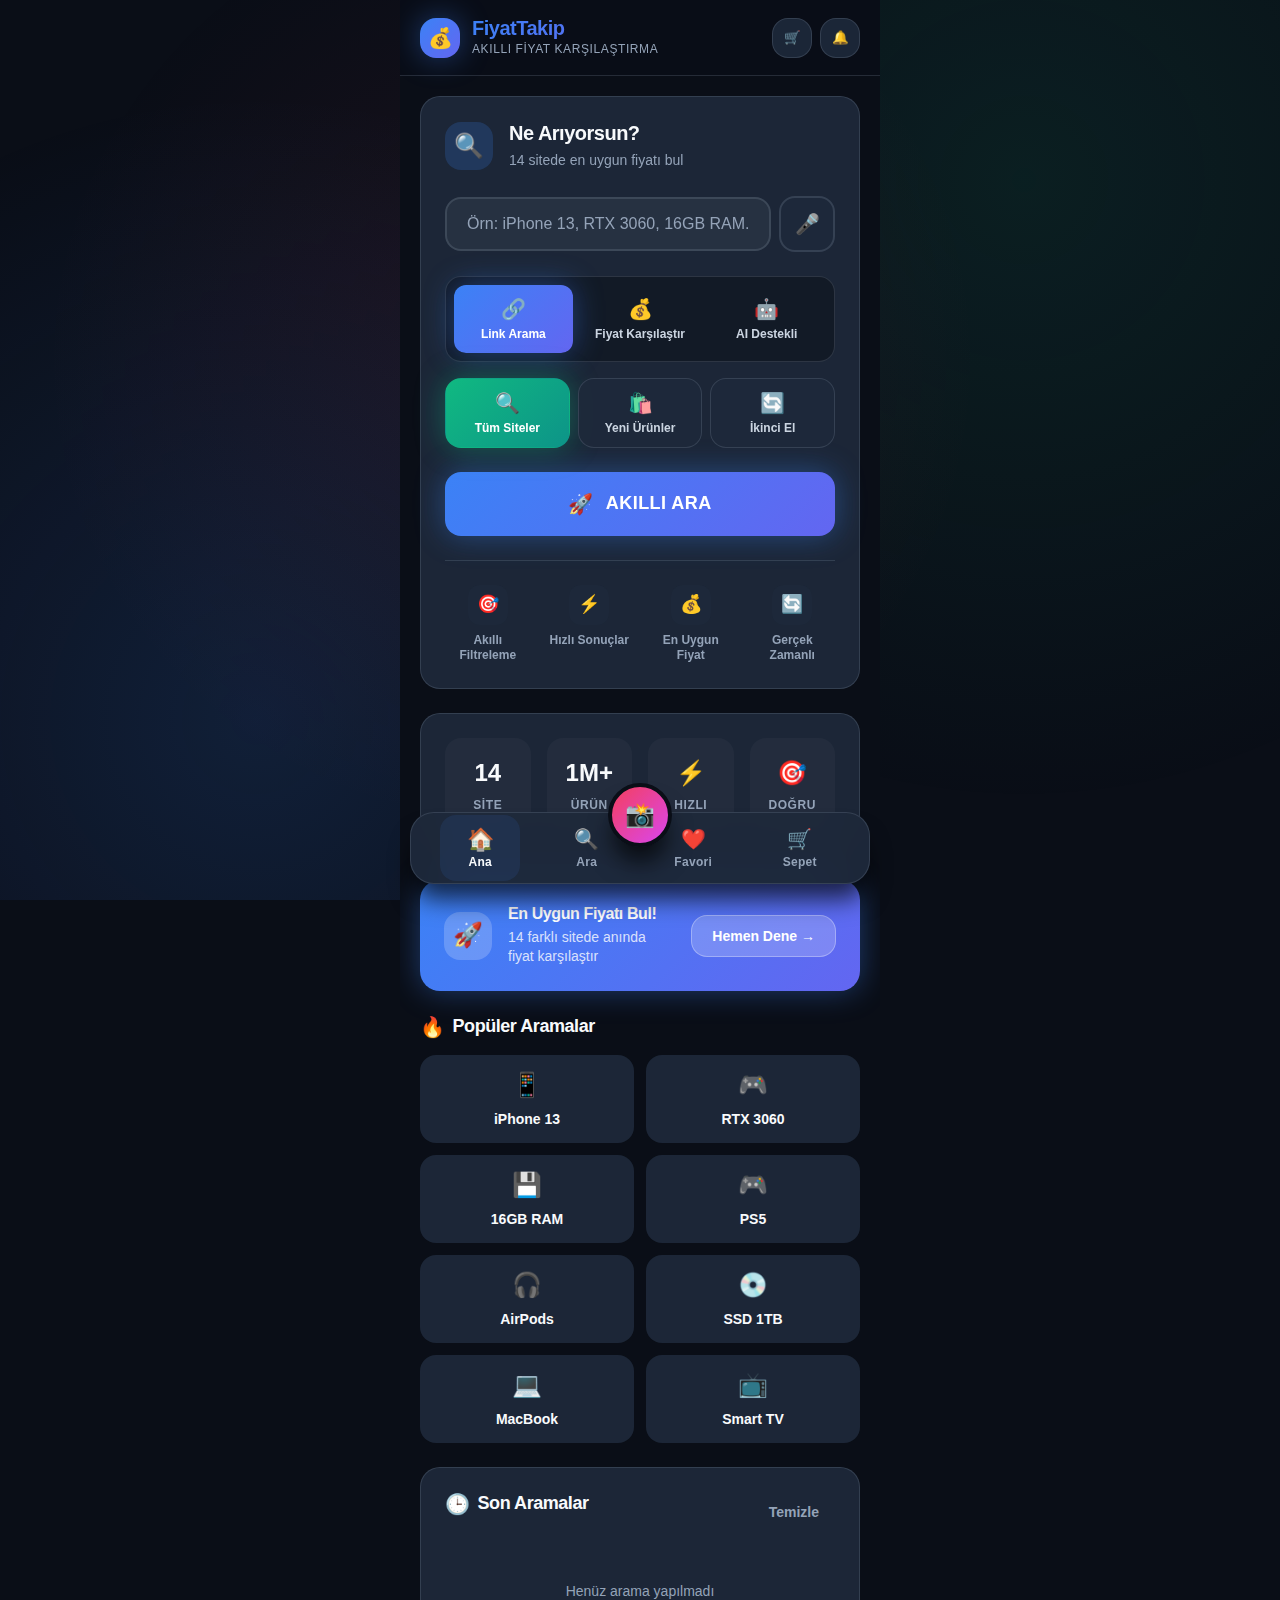
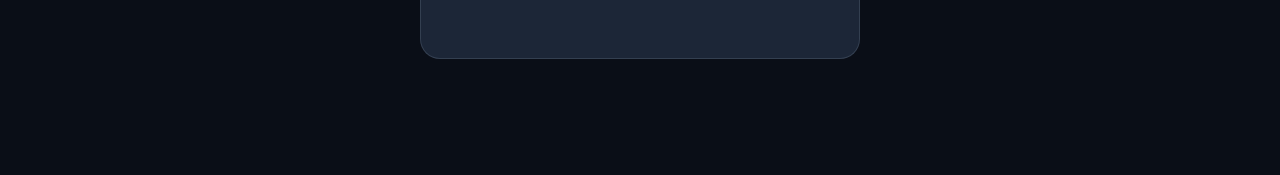
<file: index.html>
<!DOCTYPE html>
<html lang="tr">
<head>
    <meta charset="UTF-8">
    <meta name="viewport" content="width=device-width, initial-scale=1.0">
    <title>FiyatTakip - Akıllı Fiyat Karşılaştırma</title>
    <link rel="stylesheet" href="styles.css">
    <link rel="manifest" href="manifest.json">
    <meta name="theme-color" content="#0f172a">
    <link rel="icon" href="data:image/svg+xml,<svg xmlns=%22http://www.w3.org/2000/svg%22 viewBox=%220 0 100 100%22><text y=%22.9em%22 font-size=%2290%22>💰</text></svg>">
</head>
<body>
    <!-- Toast Mesajları -->
    <div id="toast" class="toast hidden"></div>

    <!-- Login Modal -->
    <div id="loginModal" class="modalWrap hidden">
        <div class="modalBack" id="loginBackdrop"></div>
        <div class="modalCard">
            <div class="modalHeader">
                <h2 class="modalTitle">Giriş Yap / Kayıt Ol</h2>
                <button id="closeLogin" class="iconBtn closeBtn">✕</button>
            </div>
            
            <div class="authTabs">
                <button id="tabLogin" class="tabBtn active">Giriş Yap</button>
                <button id="tabRegister" class="tabBtn">Kayıt Ol</button>
            </div>

            <div id="loginPane" class="authPane">
                <div class="formGroup">
                    <label class="formLabel">E-posta</label>
                    <input type="email" id="loginEmail" class="formInput" placeholder="ornek@mail.com" required>
                </div>
                <div class="formGroup">
                    <label class="formLabel">Şifre</label>
                    <input type="password" id="loginPass" class="formInput" placeholder="••••••••" required>
                </div>
                <div class="formActions">
                    <button id="btnLogin" class="btn primary full">Giriş Yap</button>
                    <button id="btnGoogleLogin" class="btn ghost full">
                        <span class="btnIcon">G</span> Google ile Giriş
                    </button>
                </div>
            </div>

            <div id="registerPane" class="authPane hidden">
                <div class="formGroup">
                    <label class="formLabel">E-posta</label>
                    <input type="email" id="regEmail" class="formInput" placeholder="ornek@mail.com" required>
                </div>
                <div class="formGroup">
                    <label class="formLabel">Şifre</label>
                    <input type="password" id="regPass" class="formInput" placeholder="En az 6 karakter" required minlength="6">
                </div>
                <div class="formGroup">
                    <label class="formLabel">Şifre Tekrar</label>
                    <input type="password" id="regPass2" class="formInput" placeholder="Şifreyi tekrar yazın" required minlength="6">
                </div>
                <div class="formActions">
                    <button id="btnRegister" class="btn primary full">Kayıt Ol</button>
                    <button id="btnGoogleLogin2" class="btn ghost full">
                        <span class="btnIcon">G</span> Google ile Kayıt
                    </button>
                </div>
                <div class="formHint">
                    Kayıt olunca otomatik giriş yapılır.
                </div>
            </div>
        </div>
    </div>

    <!-- Main App -->
    <div id="app" class="appShell">
        <!-- Header -->
        <header class="topbar">
            <div class="brand">
                <div class="logo">💰</div>
                <div class="brandContent">
                    <h1 class="brandText">FiyatTakip</h1>
                    <p class="brandSub">Akıllı Fiyat Karşılaştırma</p>
                </div>
            </div>
            <div class="headerActions">
                <button id="cartIcon" class="iconBtn cartBtn">
                    🛒
                    <span id="cartCount" class="cartBadge hidden">0</span>
                </button>
                <button id="btnBell" class="iconBtn">🔔</button>
            </div>
        </header>

        <!-- Main Content -->
        <main class="pages">
            <!-- Home Page -->
            <section id="page-home" class="page active">
                <div class="searchCard">
                    <div class="searchHeader">
                        <div class="searchIcon">🔍</div>
                        <div class="searchContent">
                            <h2 class="searchTitle">Ne Arıyorsun?</h2>
                            <p class="searchSub">14 sitede en uygun fiyatı bul</p>
                        </div>
                    </div>

                    <div class="searchBox">
                        <div class="searchInputWrapper">
                            <input type="text" id="qNormal" class="searchInput" placeholder="Örn: iPhone 13, RTX 3060, 16GB RAM..." autocomplete="off">
                            <button id="btnMic" class="micBtn" title="Sesle ara">🎤</button>
                        </div>
                    </div>

                    <!-- Search Mode Toggle -->
                    <div class="modeToggle">
                        <div class="modeBtnGroup">
                            <button id="modeNormal" class="modeBtn active" data-mode="normal">
                                <span class="modeIcon">🔗</span>
                                <span class="modeText">Link Arama</span>
                            </button>
                            <button id="modeFiyat" class="modeBtn" data-mode="fiyat">
                                <span class="modeIcon">💰</span>
                                <span class="modeText">Fiyat Karşılaştır</span>
                            </button>
                            <button id="modeAI" class="modeBtn" data-mode="ai">
                                <span class="modeIcon">🤖</span>
                                <span class="modeText">AI Destekli</span>
                            </button>
                        </div>
                    </div>

                    <!-- Search Type Toggle -->
                    <div class="searchTypeToggle">
                        <div class="typeBtnGroup">
                            <button id="searchTypeAll" class="typeBtn active" data-type="all">
                                <span class="typeIcon">🔍</span>
                                <span class="typeText">Tüm Siteler</span>
                            </button>
                            <button id="searchTypeNew" class="typeBtn" data-type="new">
                                <span class="typeIcon">🛍️</span>
                                <span class="typeText">Yeni Ürünler</span>
                            </button>
                            <button id="searchTypeSecondHand" class="typeBtn" data-type="secondhand">
                                <span class="typeIcon">🔄</span>
                                <span class="typeText">İkinci El</span>
                            </button>
                        </div>
                    </div>

                    <button id="btnNormal" class="primaryBtn large">
                        <span class="btnIcon">🚀</span>
                        <span class="btnText">AKILLI ARA</span>
                    </button>

                    <!-- Features -->
                    <div class="featuresGrid">
                        <div class="feature">
                            <div class="featureIcon">🎯</div>
                            <div class="featureText">Akıllı Filtreleme</div>
                        </div>
                        <div class="feature">
                            <div class="featureIcon">⚡</div>
                            <div class="featureText">Hızlı Sonuçlar</div>
                        </div>
                        <div class="feature">
                            <div class="featureIcon">💰</div>
                            <div class="featureText">En Uygun Fiyat</div>
                        </div>
                        <div class="feature">
                            <div class="featureIcon">🔄</div>
                            <div class="featureText">Gerçek Zamanlı</div>
                        </div>
                    </div>
                </div>

                <!-- Stats -->
                <div class="statsCard">
                    <div class="statsGrid">
                        <div class="statItem">
                            <div class="statValue">14</div>
                            <div class="statLabel">Site</div>
                        </div>
                        <div class="statItem">
                            <div class="statValue">1M+</div>
                            <div class="statLabel">Ürün</div>
                        </div>
                        <div class="statItem">
                            <div class="statValue">⚡</div>
                            <div class="statLabel">Hızlı</div>
                        </div>
                        <div class="statItem">
                            <div class="statValue">🎯</div>
                            <div class="statLabel">Doğru</div>
                        </div>
                    </div>
                </div>

                <!-- Promo Banner -->
                <div class="promoBanner">
                    <div class="bannerContent">
                        <div class="bannerIcon">🚀</div>
                        <div class="bannerText">
                            <h3 class="bannerTitle">En Uygun Fiyatı Bul!</h3>
                            <p class="bannerSub">14 farklı sitede anında fiyat karşılaştır</p>
                        </div>
                    </div>
                    <button class="bannerBtn" onclick="showPage('search')">Hemen Dene →</button>
                </div>

                <!-- Quick Searches -->
                <div class="quickSearches">
                    <h3 class="sectionTitle">
                        <span class="sectionIcon">🔥</span>
                        Popüler Aramalar
                    </h3>
                    <div class="quickTags">
                        <button class="quickTag" data-query="iPhone 13">
                            <span class="tagIcon">📱</span>
                            <span class="tagText">iPhone 13</span>
                        </button>
                        <button class="quickTag" data-query="RTX 3060">
                            <span class="tagIcon">🎮</span>
                            <span class="tagText">RTX 3060</span>
                        </button>
                        <button class="quickTag" data-query="16GB RAM">
                            <span class="tagIcon">💾</span>
                            <span class="tagText">16GB RAM</span>
                        </button>
                        <button class="quickTag" data-query="PlayStation 5">
                            <span class="tagIcon">🎮</span>
                            <span class="tagText">PS5</span>
                        </button>
                        <button class="quickTag" data-query="AirPods Pro">
                            <span class="tagIcon">🎧</span>
                            <span class="tagText">AirPods</span>
                        </button>
                        <button class="quickTag" data-query="SSD 1TB">
                            <span class="tagIcon">💿</span>
                            <span class="tagText">SSD 1TB</span>
                        </button>
                        <button class="quickTag" data-query="MacBook Air">
                            <span class="tagIcon">💻</span>
                            <span class="tagText">MacBook</span>
                        </button>
                        <button class="quickTag" data-query="Samsung TV">
                            <span class="tagIcon">📺</span>
                            <span class="tagText">Smart TV</span>
                        </button>
                    </div>
                </div>

                <!-- Recent Searches -->
                <div class="recentSearches">
                    <div class="recentHeader">
                        <h3 class="sectionTitle">
                            <span class="sectionIcon">🕒</span>
                            Son Aramalar
                        </h3>
                        <button class="clearBtn" onclick="clearRecentSearches()">Temizle</button>
                    </div>
                    <div class="recentList" id="recentList">
                        <div class="recentEmpty">Henüz arama yapılmadı</div>
                    </div>
                </div>
            </section>

            <!-- Search Results Page -->
            <section id="page-search" class="page">
                <div class="pageHeader">
                    <h2 class="pageTitle">
                        <span class="pageIcon">🔍</span>
                        Arama Sonuçları
                    </h2>
                    <div class="pageActions">
                        <button id="btnClearSearch" class="btn ghost small">Temizle</button>
                        <button id="btnFilter" class="btn ghost small">Filtrele</button>
                    </div>
                </div>

                <div class="searchInfo" id="searchInfo">
                    <div class="searchQuery">Arama yapılmadı</div>
                    <div class="searchStats">0 sonuç</div>
                </div>

                <div class="resultsContainer">
                    <div id="normalList" class="resultsList">
                        <div class="emptyState">
                            <div class="emptyIcon">🔍</div>
                            <h3>Arama Yapın</h3>
                            <p>Ürün adını yazıp arama yaparak başlayın</p>
                        </div>
                    </div>
                </div>
            </section>

            <!-- Favorites Page -->
            <section id="page-favs" class="page">
                <div class="pageHeader">
                    <h2 class="pageTitle">
                        <span class="pageIcon">❤️</span>
                        Favorilerim
                    </h2>
                    <div class="pageActions">
                        <button id="btnFavRefresh" class="btn ghost small">Yenile</button>
                        <button id="btnFavClear" class="btn ghost small">Temizle</button>
                    </div>
                </div>

                <div class="favStats">
                    <div class="favStat">
                        <div class="favStatValue" id="favCount">0</div>
                        <div class="favStatLabel">Favori</div>
                    </div>
                    <div class="favStat">
                        <div class="favStatValue" id="favSites">0</div>
                        <div class="favStatLabel">Site</div>
                    </div>
                </div>

                <div class="resultsContainer">
                    <div id="favList" class="resultsList">
                        <div class="emptyState">
                            <div class="emptyIcon">❤️</div>
                            <h3>Favori Yok</h3>
                            <p>Arama sonuçlarından favorilere ekleyin</p>
                            <button class="btn primary" onclick="showPage('home')">Arama Yap</button>
                        </div>
                    </div>
                </div>
            </section>

            <!-- Cart Page -->
            <section id="page-cart" class="page">
                <div class="pageHeader">
                    <h2 class="pageTitle">
                        <span class="pageIcon">🛒</span>
                        Sepetim
                    </h2>
                    <div class="pageActions">
                        <button class="btn ghost small" onclick="clearCart()">Temizle</button>
                    </div>
                </div>

                <div class="cartSummary">
                    <div class="summaryHeader">
                        <h3 class="summaryTitle">Sipariş Özeti</h3>
                        <div class="itemCount" id="cartItemCount">0 ürün</div>
                    </div>
                    <div class="summaryDetails">
                        <div class="detailRow">
                            <span>Ara Toplam</span>
                            <span id="cartSubtotal">₺0,00</span>
                        </div>
                        <div class="detailRow">
                            <span>Kargo</span>
                            <span class="freeShipping">Ücretsiz</span>
                        </div>
                        <div class="detailRow total">
                            <span>Toplam</span>
                            <span id="cartTotalPrice" class="totalPrice">₺0,00</span>
                        </div>
                    </div>
                    <div class="summaryActions">
                        <button class="btn secondary full" onclick="clearCart()">Sepeti Boşalt</button>
                        <button class="btn primary full" onclick="checkoutCart()">Siparişi Tamamla</button>
                    </div>
                </div>

                <div class="cartItems">
                    <div id="cartList" class="itemsList">
                        <div class="emptyState">
                            <div class="emptyIcon">🛒</div>
                            <h3>Sepet Boş</h3>
                            <p>Arama sonuçlarından sepete ürün ekleyin</p>
                            <button class="btn primary" onclick="showPage('home')">Alışverişe Başla</button>
                        </div>
                    </div>
                </div>
            </section>

            <!-- Settings Page -->
            <section id="page-settings" class="page">
                <div class="pageHeader">
                    <h2 class="pageTitle">
                        <span class="pageIcon">⚙️</span>
                        Ayarlar
                    </h2>
                </div>

                <div class="settingsSection">
                    <h3 class="sectionTitle">Hesap</h3>
                    <div class="settingItem">
                        <div class="settingInfo">
                            <div class="settingTitle">Kullanıcı</div>
                            <div class="settingDesc" id="currentUser">Misafir</div>
                        </div>
                        <button id="logoutBtn" class="btn ghost small">Çıkış Yap</button>
                    </div>
                </div>

                <div class="settingsSection">
                    <h3 class="sectionTitle">Uygulama</h3>
                    <div class="settingItem">
                        <div class="settingInfo">
                            <div class="settingTitle">Tema</div>
                            <div class="settingDesc">Koyu Mod</div>
                        </div>
                        <button class="btn ghost small">Değiştir</button>
                    </div>
                    <div class="settingItem">
                        <div class="settingInfo">
                            <div class="settingTitle">Önbellek</div>
                            <div class="settingDesc">Temizle ve yenile</div>
                        </div>
                        <button id="btnClearCache" class="btn ghost small">Temizle</button>
                    </div>
                </div>

                <div class="settingsSection">
                    <h3 class="sectionTitle">Hakkında</h3>
                    <div class="aboutInfo">
                        <div class="appName">FiyatTakip</div>
                        <div class="appVersion">v2.0.0</div>
                        <div class="appDesc">Akıllı Fiyat Karşılaştırma Uygulaması</div>
                        <div class="appCopyright">© 2024 Tüm hakları saklıdır.</div>
                    </div>
                </div>
            </section>
        </main>

        <!-- Tab Bar -->
        <nav class="tabbar">
            <button class="tab active" data-page="home">
                <span class="tabIcon">🏠</span>
                <span class="tabLabel">Ana</span>
            </button>
            
            <button class="tab" data-page="search">
                <span class="tabIcon">🔍</span>
                <span class="tabLabel">Ara</span>
            </button>
            
            <button class="cameraTab" id="cameraTabBtn">
                <span class="cameraIcon">📸</span>
            </button>
            
            <button class="tab" data-page="favs">
                <span class="tabIcon">❤️</span>
                <span class="tabLabel">Favori</span>
            </button>
            
            <button class="tab" data-page="cart">
                <span class="tabIcon">🛒</span>
                <span class="tabLabel">Sepet</span>
                <span id="tabCartCount" class="tabBadge hidden">0</span>
            </button>
        </nav>
    </div>

    <!-- Scripts -->
    <script src="firebase.js"></script>
    <script src="typeahead.js"></script>
    <script src="fps-engine.js"></script>
    <script src="app.js"></script>
</body>
</html>
</file>
<file: styles.css>
/* ========== MODERN DARK THEME - FiyatTakip ========== */
:root {
  /* Renk Paleti */
  --bg-primary: #0a0e17;
  --bg-secondary: #111827;
  --bg-tertiary: #1e293b;
  --bg-card: rgba(30, 41, 59, 0.9);
  --bg-card-hover: rgba(37, 52, 78, 0.95);
  
  /* Metin Renkleri */
  --text-primary: #f8fafc;
  --text-secondary: #cbd5e1;
  --text-muted: #94a3b8;
  --text-accent: #60a5fa;
  
  /* Aksan Renkler */
  --primary: #3b82f6;
  --primary-dark: #2563eb;
  --primary-light: rgba(59, 130, 246, 0.2);
  
  --secondary: #10b981;
  --secondary-dark: #059669;
  --secondary-light: rgba(16, 185, 129, 0.2);
  
  --accent: #f43f5e;
  --accent-dark: #e11d48;
  --accent-light: rgba(244, 63, 94, 0.2);
  
  --success: #10b981;
  --warning: #f59e0b;
  --error: #ef4444;
  --info: #0ea5e9;
  
  /* Gradients */
  --gradient-primary: linear-gradient(135deg, #3b82f6 0%, #6366f1 100%);
  --gradient-secondary: linear-gradient(135deg, #10b981 0%, #0d9488 100%);
  --gradient-accent: linear-gradient(135deg, #f43f5e 0%, #d946ef 100%);
  --gradient-dark: linear-gradient(135deg, #0f172a 0%, #1e293b 100%);
  
  /* Border & Shadows */
  --border-color: rgba(148, 163, 184, 0.2);
  --border-hover: rgba(59, 130, 246, 0.4);
  --border-active: rgba(59, 130, 246, 0.6);
  
  --shadow-sm: 0 1px 3px rgba(0, 0, 0, 0.4);
  --shadow-md: 0 4px 6px -1px rgba(0, 0, 0, 0.5);
  --shadow-lg: 0 10px 15px -3px rgba(0, 0, 0, 0.6);
  --shadow-xl: 0 20px 25px -5px rgba(0, 0, 0, 0.7);
  --shadow-glow: 0 0 20px rgba(59, 130, 246, 0.3);
  --shadow-glow-blue: 0 0 30px rgba(59, 130, 246, 0.4);
  --shadow-glow-green: 0 0 30px rgba(16, 185, 129, 0.4);
  --shadow-glow-red: 0 0 30px rgba(244, 63, 94, 0.4);
  
  /* Border Radius */
  --radius-sm: 8px;
  --radius-md: 12px;
  --radius-lg: 16px;
  --radius-xl: 20px;
  --radius-2xl: 24px;
  --radius-3xl: 32px;
  --radius-full: 9999px;
  
  /* Animations */
  --transition-fast: 150ms cubic-bezier(0.4, 0, 0.2, 1);
  --transition-normal: 250ms cubic-bezier(0.4, 0, 0.2, 1);
  --transition-slow: 350ms cubic-bezier(0.4, 0, 0.2, 1);
  --transition-bounce: 400ms cubic-bezier(0.68, -0.55, 0.265, 1.55);
}

/* ========== RESET & BASE ========== */
* {
  margin: 0;
  padding: 0;
  box-sizing: border-box;
}

html {
  font-size: 16px;
  scroll-behavior: smooth;
  height: 100%;
}

body {
  font-family: -apple-system, BlinkMacSystemFont, 'Segoe UI', Roboto, Oxygen, Ubuntu, sans-serif;
  background: var(--bg-primary);
  color: var(--text-primary);
  line-height: 1.6;
  min-height: 100%;
  overflow-x: hidden;
  position: relative;
}

body::before {
  content: '';
  position: fixed;
  top: 0;
  left: 0;
  right: 0;
  bottom: 0;
  background: 
    radial-gradient(circle at 20% 80%, rgba(59, 130, 246, 0.15) 0%, transparent 50%),
    radial-gradient(circle at 80% 20%, rgba(16, 185, 129, 0.1) 0%, transparent 50%),
    radial-gradient(circle at 40% 40%, rgba(244, 63, 94, 0.08) 0%, transparent 50%);
  pointer-events: none;
  z-index: -1;
}

/* ========== TYPOGRAPHY ========== */
h1, h2, h3, h4, h5, h6 {
  font-weight: 700;
  line-height: 1.2;
  letter-spacing: -0.025em;
}

h1 { font-size: 2rem; }
h2 { font-size: 1.5rem; }
h3 { font-size: 1.25rem; }
h4 { font-size: 1.125rem; }

.gradient-text {
  background: var(--gradient-primary);
  -webkit-background-clip: text;
  background-clip: text;
  -webkit-text-fill-color: transparent;
}

/* ========== APP CONTAINER ========== */
.appShell {
  max-width: 480px;
  margin: 0 auto;
  min-height: 100vh;
  background: var(--bg-primary);
  position: relative;
  overflow-x: hidden;
}

/* ========== HEADER ========== */
.topbar {
  position: sticky;
  top: 0;
  z-index: 100;
  background: rgba(10, 14, 23, 0.95);
  backdrop-filter: blur(20px);
  -webkit-backdrop-filter: blur(20px);
  border-bottom: 1px solid var(--border-color);
  padding: 1rem 1.25rem;
  display: flex;
  justify-content: space-between;
  align-items: center;
}

.brand {
  display: flex;
  align-items: center;
  gap: 0.75rem;
}

.logo {
  width: 40px;
  height: 40px;
  border-radius: var(--radius-lg);
  background: var(--gradient-primary);
  display: flex;
  align-items: center;
  justify-content: center;
  color: white;
  font-size: 1.25rem;
  font-weight: 700;
  box-shadow: var(--shadow-glow-blue);
}

.brandContent {
  display: flex;
  flex-direction: column;
}

.brandText {
  font-size: 1.25rem;
  font-weight: 800;
  background: var(--gradient-primary);
  -webkit-background-clip: text;
  background-clip: text;
  -webkit-text-fill-color: transparent;
  letter-spacing: -0.025em;
}

.brandSub {
  font-size: 0.75rem;
  color: var(--text-muted);
  font-weight: 500;
  letter-spacing: 0.05em;
  text-transform: uppercase;
}

.headerActions {
  display: flex;
  gap: 0.5rem;
}

.iconBtn {
  width: 40px;
  height: 40px;
  border-radius: var(--radius-lg);
  background: var(--bg-card);
  border: 1px solid var(--border-color);
  color: var(--text-secondary);
  display: flex;
  align-items: center;
  justify-content: center;
  cursor: pointer;
  transition: all var(--transition-normal);
  position: relative;
}

.iconBtn:hover {
  background: var(--bg-card-hover);
  border-color: var(--border-hover);
  color: var(--text-primary);
  transform: translateY(-2px);
  box-shadow: var(--shadow-md);
}

.cartBtn {
  position: relative;
}

.cartBadge {
  position: absolute;
  top: -4px;
  right: -4px;
  background: var(--accent);
  color: white;
  font-size: 0.7rem;
  font-weight: 700;
  min-width: 18px;
  height: 18px;
  border-radius: var(--radius-full);
  display: flex;
  align-items: center;
  justify-content: center;
  border: 2px solid var(--bg-primary);
  box-shadow: var(--shadow-sm);
}

.cartBadge.hidden {
  display: none;
}

/* ========== MAIN CONTENT ========== */
.pages {
  padding: 1.25rem;
  padding-bottom: calc(1.25rem + 80px);
  min-height: calc(100vh - 73px);
}

.page {
  display: none;
  animation: pageSlideIn 0.3s ease-out;
}

.page.active {
  display: block;
}

@keyframes pageSlideIn {
  from {
    opacity: 0;
    transform: translateY(10px);
  }
  to {
    opacity: 1;
    transform: translateY(0);
  }
}

/* ========== SEARCH CARD ========== */
.searchCard {
  background: var(--bg-card);
  border: 1px solid var(--border-color);
  border-radius: var(--radius-xl);
  padding: 1.5rem;
  margin-bottom: 1.5rem;
  backdrop-filter: blur(10px);
  transition: all var(--transition-normal);
}

.searchCard:hover {
  border-color: var(--border-hover);
  box-shadow: var(--shadow-lg);
}

.searchHeader {
  display: flex;
  align-items: center;
  gap: 1rem;
  margin-bottom: 1.5rem;
}

.searchIcon {
  width: 48px;
  height: 48px;
  border-radius: var(--radius-lg);
  background: var(--primary-light);
  display: flex;
  align-items: center;
  justify-content: center;
  font-size: 1.5rem;
  color: var(--primary);
}

.searchContent {
  flex: 1;
}

.searchTitle {
  font-size: 1.25rem;
  font-weight: 700;
  color: var(--text-primary);
  margin-bottom: 0.25rem;
}

.searchSub {
  font-size: 0.875rem;
  color: var(--text-muted);
}

.searchBox {
  margin-bottom: 1.5rem;
}

.searchInputWrapper {
  display: flex;
  gap: 0.5rem;
  align-items: center;
  position: relative;
}

.searchInput {
  flex: 1;
  padding: 1rem 1.25rem;
  border-radius: var(--radius-lg);
  border: 2px solid var(--border-color);
  background: rgba(255, 255, 255, 0.05);
  color: var(--text-primary);
  font-size: 1rem;
  font-weight: 500;
  transition: all var(--transition-normal);
  outline: none;
}

.searchInput:focus {
  border-color: var(--primary);
  background: rgba(255, 255, 255, 0.08);
  box-shadow: 0 0 0 3px rgba(59, 130, 246, 0.1);
}

.searchInput::placeholder {
  color: var(--text-muted);
}

.micBtn {
  min-width: 56px;
  height: 56px;
  border-radius: var(--radius-lg);
  background: var(--bg-card);
  border: 2px solid var(--border-color);
  color: var(--text-secondary);
  font-size: 1.25rem;
  cursor: pointer;
  transition: all var(--transition-normal);
}

.micBtn:hover {
  background: var(--bg-card-hover);
  border-color: var(--border-hover);
  color: var(--text-primary);
  transform: scale(1.05);
}

/* ========== TYPEAHEAD STYLES EKLENDİ ========== */
.typeaheadBox {
  position: absolute;
  top: 100%;
  left: 0;
  right: 0;
  background: var(--bg-card);
  border: 1px solid var(--border-color);
  border-radius: var(--radius-lg);
  margin-top: 4px;
  max-height: 300px;
  overflow-y: auto;
  z-index: 1000;
  box-shadow: var(--shadow-xl);
}

.typeaheadItem {
  padding: 12px 16px;
  cursor: pointer;
  border-bottom: 1px solid rgba(148, 163, 184, 0.1);
  transition: background 0.2s;
}

.typeaheadItem:hover {
  background: rgba(148, 163, 184, 0.1);
}

.typeaheadItem.active {
  background: rgba(59, 130, 246, 0.1);
}

.typeaheadLabel {
  font-weight: 600;
  color: var(--text-primary);
  font-size: 0.9rem;
}

.typeaheadCanonical {
  font-size: 0.8rem;
  color: var(--text-muted);
  margin-top: 2px;
}

/* ========== MODE TOGGLE ========== */
.modeToggle {
  margin-bottom: 1rem;
}

.modeBtnGroup {
  display: flex;
  gap: 0.5rem;
  background: rgba(0, 0, 0, 0.3);
  border: 1px solid var(--border-color);
  border-radius: var(--radius-lg);
  padding: 0.5rem;
}

.modeBtn {
  flex: 1;
  padding: 0.75rem 0.5rem;
  border-radius: var(--radius-md);
  border: none;
  background: transparent;
  color: var(--text-secondary);
  font-size: 0.875rem;
  font-weight: 600;
  cursor: pointer;
  transition: all var(--transition-normal);
  display: flex;
  flex-direction: column;
  align-items: center;
  gap: 0.375rem;
}

.modeBtn.active {
  background: var(--gradient-primary);
  color: white;
  box-shadow: var(--shadow-glow-blue);
}

.modeIcon {
  font-size: 1.25rem;
}

.modeText {
  font-size: 0.75rem;
}

/* ========== SEARCH TYPE TOGGLE ========== */
.searchTypeToggle {
  margin-bottom: 1.5rem;
}

.typeBtnGroup {
  display: flex;
  gap: 0.5rem;
}

.typeBtn {
  flex: 1;
  padding: 0.75rem 0.5rem;
  border-radius: var(--radius-lg);
  border: 1px solid var(--border-color);
  background: var(--bg-card);
  color: var(--text-secondary);
  font-size: 0.875rem;
  font-weight: 600;
  cursor: pointer;
  transition: all var(--transition-normal);
  display: flex;
  flex-direction: column;
  align-items: center;
  gap: 0.375rem;
}

.typeBtn.active {
  background: var(--gradient-secondary);
  color: white;
  border-color: transparent;
  box-shadow: var(--shadow-glow-green);
}

.typeIcon {
  font-size: 1.25rem;
}

.typeText {
  font-size: 0.75rem;
}

/* ========== PRIMARY BUTTON ========== */
.primaryBtn {
  width: 100%;
  padding: 1.125rem;
  border-radius: var(--radius-lg);
  border: none;
  background: var(--gradient-primary);
  color: white;
  font-size: 1rem;
  font-weight: 700;
  cursor: pointer;
  transition: all var(--transition-bounce);
  display: flex;
  align-items: center;
  justify-content: center;
  gap: 0.75rem;
  letter-spacing: 0.025em;
  box-shadow: var(--shadow-glow-blue);
}

.primaryBtn:hover {
  transform: translateY(-3px);
  box-shadow: var(--shadow-lg);
}

.primaryBtn:active {
  transform: translateY(-1px);
}

.primaryBtn.large {
  padding: 1.25rem;
  font-size: 1.125rem;
}

.btnIcon {
  font-size: 1.25rem;
}

/* ========== FEATURES GRID ========== */
.featuresGrid {
  display: grid;
  grid-template-columns: repeat(4, 1fr);
  gap: 1rem;
  margin-top: 1.5rem;
  padding-top: 1.5rem;
  border-top: 1px solid var(--border-color);
}

.feature {
  display: flex;
  flex-direction: column;
  align-items: center;
  text-align: center;
  gap: 0.5rem;
}

.featureIcon {
  width: 40px;
  height: 40px;
  border-radius: var(--radius-md);
  background: var(--bg-card);
  display: flex;
  align-items: center;
  justify-content: center;
  font-size: 1.125rem;
  color: var(--primary);
  transition: all var(--transition-normal);
}

.feature:hover .featureIcon {
  background: var(--primary);
  color: white;
  transform: rotate(5deg) scale(1.1);
}

.featureText {
  font-size: 0.75rem;
  color: var(--text-muted);
  font-weight: 600;
  line-height: 1.3;
}

/* ========== STATS CARD ========== */
.statsCard {
  background: var(--bg-card);
  border: 1px solid var(--border-color);
  border-radius: var(--radius-xl);
  padding: 1.5rem;
  margin-bottom: 1.5rem;
  backdrop-filter: blur(10px);
}

.statsGrid {
  display: grid;
  grid-template-columns: repeat(4, 1fr);
  gap: 1rem;
}

.statItem {
  text-align: center;
  padding: 1rem 0.5rem;
  border-radius: var(--radius-lg);
  background: rgba(255, 255, 255, 0.03);
  transition: all var(--transition-normal);
}

.statItem:hover {
  background: rgba(255, 255, 255, 0.05);
  transform: translateY(-2px);
}

.statValue {
  font-size: 1.5rem;
  font-weight: 800;
  color: var(--text-primary);
  margin-bottom: 0.25rem;
}

.statLabel {
  font-size: 0.75rem;
  color: var(--text-muted);
  font-weight: 600;
  text-transform: uppercase;
  letter-spacing: 0.05em;
}

/* ========== PROMO BANNER ========== */
.promoBanner {
  background: var(--gradient-primary);
  border-radius: var(--radius-xl);
  padding: 1.5rem;
  margin-bottom: 1.5rem;
  display: flex;
  align-items: center;
  justify-content: space-between;
  gap: 1rem;
  box-shadow: var(--shadow-glow-blue);
}

.bannerContent {
  display: flex;
  align-items: center;
  gap: 1rem;
  flex: 1;
}

.bannerIcon {
  width: 48px;
  height: 48px;
  border-radius: var(--radius-lg);
  background: rgba(255, 255, 255, 0.2);
  display: flex;
  align-items: center;
  justify-content: center;
  font-size: 1.5rem;
  color: white;
}

.bannerText {
  flex: 1;
}

.bannerTitle {
  font-size: 1rem;
  font-weight: 700;
  color: white;
  margin-bottom: 0.25rem;
}

.bannerSub {
  font-size: 0.875rem;
  color: rgba(255, 255, 255, 0.8);
  line-height: 1.4;
}

.bannerBtn {
  background: rgba(255, 255, 255, 0.2);
  border: 1px solid rgba(255, 255, 255, 0.3);
  color: white;
  padding: 0.75rem 1.25rem;
  border-radius: var(--radius-lg);
  font-weight: 600;
  font-size: 0.875rem;
  cursor: pointer;
  transition: all var(--transition-normal);
  white-space: nowrap;
}

.bannerBtn:hover {
  background: rgba(255, 255, 255, 0.3);
  transform: translateX(4px);
}

/* ========== QUICK SEARCHES ========== */
.quickSearches {
  margin-bottom: 1.5rem;
}

.sectionTitle {
  font-size: 1.125rem;
  font-weight: 700;
  color: var(--text-primary);
  margin-bottom: 1rem;
  display: flex;
  align-items: center;
  gap: 0.5rem;
}

.sectionIcon {
  font-size: 1.25rem;
}

.quickTags {
  display: grid;
  grid-template-columns: repeat(2, 1fr);
  gap: 0.75rem;
}

.quickTag {
  padding: 1rem;
  background: var(--bg-card);
  border: 1px solid var(--border-color);
  border-radius: var(--radius-lg);
  cursor: pointer;
  transition: all var(--transition-normal);
  display: flex;
  flex-direction: column;
  align-items: center;
  gap: 0.75rem;
  text-align: center;
  border: none;
  background: var(--bg-card);
}

.quickTag:hover {
  background: var(--bg-card-hover);
  border-color: var(--primary);
  transform: translateY(-2px);
  box-shadow: var(--shadow-md);
}

.tagIcon {
  font-size: 1.5rem;
  color: var(--primary);
}

.tagText {
  font-size: 0.875rem;
  font-weight: 600;
  color: var(--text-primary);
}

/* ========== RECENT SEARCHES ========== */
.recentSearches {
  background: var(--bg-card);
  border: 1px solid var(--border-color);
  border-radius: var(--radius-xl);
  padding: 1.5rem;
  margin-bottom: 1rem;
}

.recentHeader {
  display: flex;
  justify-content: space-between;
  align-items: center;
  margin-bottom: 1rem;
}

.clearBtn {
  background: none;
  border: none;
  color: var(--text-muted);
  font-size: 0.875rem;
  font-weight: 600;
  cursor: pointer;
  padding: 0.5rem 1rem;
  border-radius: var(--radius-md);
  transition: all var(--transition-normal);
}

.clearBtn:hover {
  color: var(--error);
  background: rgba(239, 68, 68, 0.1);
}

.recentList {
  display: flex;
  flex-direction: column;
  gap: 0.75rem;
}

.recentEmpty {
  text-align: center;
  padding: 2rem 1rem;
  color: var(--text-muted);
  font-size: 0.875rem;
}

.recentItem {
  display: flex;
  align-items: center;
  justify-content: space-between;
  padding: 0.875rem 1rem;
  background: rgba(255, 255, 255, 0.03);
  border-radius: var(--radius-lg);
  cursor: pointer;
  transition: all var(--transition-normal);
  border: 1px solid transparent;
}

.recentItem:hover {
  background: rgba(255, 255, 255, 0.05);
  transform: translateX(4px);
  border-color: var(--border-color);
}

.recentItem span:first-child {
  font-size: 1rem;
  color: var(--text-primary);
  margin-right: 0.75rem;
}

.recentItem span:nth-child(2) {
  flex: 1;
  font-weight: 500;
  font-size: 0.875rem;
  color: var(--text-primary);
}

.recentRemove {
  background: none;
  border: none;
  color: var(--text-muted);
  cursor: pointer;
  font-size: 1.125rem;
  padding: 0.25rem;
  border-radius: var(--radius-sm);
  transition: all var(--transition-normal);
}

.recentRemove:hover {
  color: var(--error);
  background: rgba(239, 68, 68, 0.1);
}

/* ========== PAGE HEADER ========== */
.pageHeader {
  display: flex;
  justify-content: space-between;
  align-items: center;
  margin-bottom: 1.5rem;
  padding: 0 0.25rem;
}

.pageTitle {
  font-size: 1.5rem;
  font-weight: 800;
  background: var(--gradient-primary);
  -webkit-background-clip: text;
  background-clip: text;
  -webkit-text-fill-color: transparent;
  display: flex;
  align-items: center;
  gap: 0.5rem;
}

.pageIcon {
  font-size: 1.5rem;
}

.pageActions {
  display: flex;
  gap: 0.5rem;
}

/* ========== BUTTONS ========== */
.btn {
  padding: 0.625rem 1.25rem;
  border-radius: var(--radius-lg);
  border: none;
  font-size: 0.875rem;
  font-weight: 600;
  cursor: pointer;
  transition: all var(--transition-normal);
  display: inline-flex;
  align-items: center;
  justify-content: center;
  gap: 0.5rem;
}

.btn.primary {
  background: var(--gradient-primary);
  color: white;
  box-shadow: var(--shadow-glow-blue);
}

.btn.primary:hover {
  transform: translateY(-2px);
  box-shadow: var(--shadow-lg);
}

.btn.secondary {
  background: var(--bg-card);
  border: 1px solid var(--border-color);
  color: var(--text-primary);
}

.btn.secondary:hover {
  background: var(--bg-card-hover);
  border-color: var(--border-hover);
  transform: translateY(-2px);
}

.btn.ghost {
  background: transparent;
  border: 1px solid var(--border-color);
  color: var(--text-secondary);
}

.btn.ghost:hover {
  background: rgba(255, 255, 255, 0.05);
  border-color: var(--border-hover);
  color: var(--text-primary);
}

.btn.small {
  padding: 0.5rem 1rem;
  font-size: 0.75rem;
}

.btn.full {
  width: 100%;
}

/* ========== SITE CARDS ========== */
.siteCard {
  background: var(--bg-card);
  border: 1px solid var(--border-color);
  border-radius: var(--radius-xl);
  padding: 1.5rem;
  margin-bottom: 1rem;
  transition: all var(--transition-normal);
  position: relative;
  overflow: hidden;
}

.siteCard::before {
  content: '';
  position: absolute;
  top: 0;
  left: 0;
  right: 0;
  height: 3px;
  background: var(--gradient-primary);
  opacity: 0;
  transition: opacity var(--transition-normal);
}

.siteCard:hover {
  border-color: var(--border-hover);
  transform: translateY(-4px);
  box-shadow: var(--shadow-lg);
}

.siteCard:hover::before {
  opacity: 1;
}

.siteHeader {
  display: flex;
  align-items: center;
  gap: 1rem;
  margin-bottom: 1.5rem;
}

.siteIcon {
  width: 56px;
  height: 56px;
  border-radius: var(--radius-lg);
  background: var(--bg-tertiary);
  border: 1px solid var(--border-color);
  display: flex;
  align-items: center;
  justify-content: center;
  font-size: 1.5rem;
  color: var(--text-primary);
  flex-shrink: 0;
}

.siteInfo {
  flex: 1;
  min-width: 0;
}

.siteName {
  font-size: 1.125rem;
  font-weight: 700;
  color: var(--text-primary);
  margin-bottom: 0.25rem;
  white-space: nowrap;
  overflow: hidden;
  text-overflow: ellipsis;
}

.siteQuery {
  font-size: 0.875rem;
  color: var(--text-secondary);
  margin-bottom: 0.5rem;
}

.siteBadge {
  display: inline-block;
  padding: 0.25rem 0.75rem;
  border-radius: var(--radius-full);
  font-size: 0.75rem;
  font-weight: 700;
  letter-spacing: 0.025em;
}

.badgeNew {
  background: rgba(16, 185, 129, 0.2);
  color: var(--secondary);
  border: 1px solid rgba(16, 185, 129, 0.3);
}

.badgeSecondhand {
  background: rgba(245, 158, 11, 0.2);
  color: var(--warning);
  border: 1px solid rgba(245, 158, 11, 0.3);
}

.siteActions {
  display: grid;
  grid-template-columns: repeat(4, 1fr);
  gap: 0.5rem;
  margin-bottom: 1rem;
}

.actionBtn {
  padding: 0.75rem 0.5rem;
  border-radius: var(--radius-md);
  border: none;
  font-weight: 700;
  font-size: 0.75rem;
  cursor: pointer;
  transition: all var(--transition-normal);
  display: flex;
  flex-direction: column;
  align-items: center;
  gap: 0.25rem;
  text-transform: uppercase;
  letter-spacing: 0.05em;
}

.btnPrimary {
  background: var(--gradient-primary);
  color: white;
}

.btnGhost {
  background: var(--bg-tertiary);
  color: var(--text-secondary);
  border: 1px solid var(--border-color);
}

.btnGhost:hover {
  background: var(--bg-card-hover);
  color: var(--text-primary);
  border-color: var(--border-hover);
}

.btnFav {
  background: var(--bg-tertiary);
  color: var(--text-secondary);
  border: 1px solid var(--border-color);
}

.btnFav.isFav {
  background: rgba(239, 68, 68, 0.2);
  color: var(--error);
  border-color: rgba(239, 68, 68, 0.3);
}

.btnCart {
  background: var(--gradient-accent);
  color: white;
}

.btnCart.inCart {
  background: var(--gradient-secondary);
}

.siteFooter {
  display: flex;
  justify-content: space-between;
  padding-top: 1rem;
  border-top: 1px solid var(--border-color);
}

.footerBadge {
  font-size: 0.75rem;
  padding: 0.375rem 0.75rem;
  border-radius: var(--radius-full);
  background: rgba(255, 255, 255, 0.05);
  color: var(--text-muted);
  font-weight: 600;
}

/* ========== RESULTS CONTAINER ========== */
.resultsContainer {
  margin-top: 1rem;
}

.resultsList {
  display: flex;
  flex-direction: column;
  gap: 1rem;
}

/* ========== EMPTY STATE ========== */
.emptyState {
  text-align: center;
  padding: 3rem 1.5rem;
  background: var(--bg-card);
  border-radius: var(--radius-xl);
  border: 2px dashed var(--border-color);
}

.emptyIcon {
  font-size: 3rem;
  margin-bottom: 1rem;
  opacity: 0.5;
}

.emptyState h3 {
  font-size: 1.25rem;
  margin-bottom: 0.5rem;
  color: var(--text-primary);
}

.emptyState p {
  color: var(--text-muted);
  margin-bottom: 1.5rem;
}

/* ========== FAVORITES PAGE ========== */
.favStats {
  display: flex;
  gap: 1rem;
  margin-bottom: 1.5rem;
  padding: 0 0.25rem;
}

.favStat {
  flex: 1;
  padding: 1.5rem 1rem;
  background: var(--bg-card);
  border-radius: var(--radius-xl);
  text-align: center;
  border: 1px solid var(--border-color);
}

.favStatValue {
  font-size: 2rem;
  font-weight: 800;
  color: var(--text-primary);
  margin-bottom: 0.25rem;
}

.favStatLabel {
  font-size: 0.875rem;
  color: var(--text-muted);
  font-weight: 600;
  text-transform: uppercase;
  letter-spacing: 0.05em;
}

/* ========== CART PAGE ========== */
.cartSummary {
  background: var(--bg-card);
  border: 1px solid var(--border-color);
  border-radius: var(--radius-xl);
  padding: 1.5rem;
  margin-bottom: 1.5rem;
}

.summaryHeader {
  display: flex;
  justify-content: space-between;
  align-items: center;
  margin-bottom: 1.5rem;
  padding-bottom: 1rem;
  border-bottom: 1px solid var(--border-color);
}

.summaryTitle {
  font-size: 1.125rem;
  font-weight: 700;
  color: var(--text-primary);
}

.itemCount {
  font-size: 0.875rem;
  color: var(--text-muted);
  font-weight: 600;
}

.summaryDetails {
  margin-bottom: 1.5rem;
}

.detailRow {
  display: flex;
  justify-content: space-between;
  padding: 0.75rem 0;
  border-bottom: 1px solid rgba(255, 255, 255, 0.05);
  font-size: 0.875rem;
}

.detailRow:last-child {
  border-bottom: none;
}

.detailRow.total {
  font-size: 1.125rem;
  font-weight: 700;
  padding-top: 1rem;
  margin-top: 0.5rem;
  border-top: 2px solid var(--border-color);
}

.freeShipping {
  color: var(--secondary);
  font-weight: 600;
}

.totalPrice {
  color: var(--primary);
  font-size: 1.25rem;
}

.summaryActions {
  display: flex;
  gap: 0.75rem;
}

.cartItems {
  margin-top: 1.5rem;
}

.itemsList {
  display: flex;
  flex-direction: column;
  gap: 1rem;
}

.cartItem {
  background: var(--bg-card);
  border: 1px solid var(--border-color);
  border-radius: var(--radius-xl);
  padding: 1.25rem;
  transition: all var(--transition-normal);
}

.cartItem:hover {
  border-color: var(--border-hover);
  transform: translateY(-2px);
  box-shadow: var(--shadow-md);
}

.cartItemHeader {
  display: flex;
  justify-content: space-between;
  align-items: flex-start;
  margin-bottom: 1rem;
}

.cartItemTitle {
  font-size: 1rem;
  font-weight: 600;
  color: var(--text-primary);
  flex: 1;
  margin-right: 1rem;
}

.cartItemRemove {
  background: none;
  border: none;
  color: var(--text-muted);
  font-size: 1.125rem;
  cursor: pointer;
  padding: 0.25rem;
  border-radius: var(--radius-sm);
  transition: all var(--transition-normal);
}

.cartItemRemove:hover {
  color: var(--error);
  background: rgba(239, 68, 68, 0.1);
}

.cartItemDetails {
  display: flex;
  justify-content: space-between;
  align-items: center;
}

.cartItemSite {
  font-size: 0.875rem;
  color: var(--text-muted);
  padding: 0.375rem 0.75rem;
  background: rgba(255, 255, 255, 0.05);
  border-radius: var(--radius-full);
  border: 1px solid var(--border-color);
}

.cartItemPrice {
  font-size: 1rem;
  font-weight: 700;
  color: var(--text-primary);
}

/* ========== SETTINGS PAGE ========== */
.settingsSection {
  margin-bottom: 2rem;
}

.settingsSection .sectionTitle {
  margin-bottom: 1rem;
  padding-left: 0.25rem;
}

.settingItem {
  display: flex;
  align-items: center;
  justify-content: space-between;
  padding: 1rem;
  background: var(--bg-card);
  border-radius: var(--radius-lg);
  margin-bottom: 0.75rem;
  border: 1px solid var(--border-color);
  transition: all var(--transition-normal);
}

.settingItem:hover {
  background: var(--bg-card-hover);
  border-color: var(--border-hover);
  transform: translateX(4px);
}

.settingInfo {
  flex: 1;
}

.settingTitle {
  font-size: 0.875rem;
  font-weight: 600;
  color: var(--text-primary);
  margin-bottom: 0.25rem;
}

.settingDesc {
  font-size: 0.75rem;
  color: var(--text-muted);
}

.aboutInfo {
  text-align: center;
  padding: 2rem 1rem;
  background: var(--bg-card);
  border-radius: var(--radius-xl);
  border: 1px solid var(--border-color);
}

.appName {
  font-size: 1.5rem;
  font-weight: 800;
  background: var(--gradient-primary);
  -webkit-background-clip: text;
  background-clip: text;
  -webkit-text-fill-color: transparent;
  margin-bottom: 0.5rem;
}

.appVersion {
  font-size: 0.875rem;
  color: var(--text-muted);
  margin-bottom: 1rem;
}

.appDesc {
  font-size: 0.875rem;
  color: var(--text-secondary);
  margin-bottom: 1rem;
  line-height: 1.6;
}

.appCopyright {
  font-size: 0.75rem;
  color: var(--text-muted);
}

/* ========== TAB BAR ========== */
.tabbar {
  position: fixed;
  bottom: 1rem;
  left: 50%;
  transform: translateX(-50%);
  width: calc(100% - 2rem);
  max-width: 460px;
  height: 72px;
  background: rgba(30, 41, 59, 0.9);
  backdrop-filter: blur(20px);
  border: 1px solid var(--border-color);
  border-radius: var(--radius-2xl);
  display: flex;
  align-items: center;
  justify-content: space-around;
  padding: 0 1rem;
  box-shadow: var(--shadow-xl);
  z-index: 100;
}

.tab {
  flex: 1;
  display: flex;
  flex-direction: column;
  align-items: center;
  gap: 0.25rem;
  padding: 0.75rem;
  border: none;
  background: transparent;
  color: var(--text-muted);
  cursor: pointer;
  transition: all var(--transition-normal);
  border-radius: var(--radius-lg);
  max-width: 80px;
  position: relative;
}

.tab.active {
  color: var(--text-primary);
  background: rgba(59, 130, 246, 0.1);
}

.tabIcon {
  font-size: 1.25rem;
  transition: all var(--transition-normal);
}

.tab.active .tabIcon {
  transform: scale(1.1);
}

.tabLabel {
  font-size: 0.75rem;
  font-weight: 600;
  letter-spacing: 0.025em;
}

.tabBadge {
  position: absolute;
  top: 0.25rem;
  right: 0.5rem;
  background: var(--accent);
  color: white;
  font-size: 0.625rem;
  font-weight: 700;
  min-width: 16px;
  height: 16px;
  border-radius: var(--radius-full);
  display: flex;
  align-items: center;
  justify-content: center;
  border: 2px solid rgba(30, 41, 59, 0.9);
}

.tabBadge.hidden {
  display: none;
}

.cameraTab {
  position: absolute;
  top: -30px;
  left: 50%;
  transform: translateX(-50%);
  width: 64px;
  height: 64px;
  border-radius: var(--radius-full);
  background: var(--gradient-accent);
  border: 4px solid var(--bg-primary);
  color: white;
  font-size: 1.5rem;
  cursor: pointer;
  transition: all var(--transition-bounce);
  box-shadow: var(--shadow-xl);
  display: flex;
  align-items: center;
  justify-content: center;
}

.cameraTab:hover {
  transform: translateX(-50%) scale(1.1);
  box-shadow: 0 0 30px rgba(244, 63, 94, 0.4);
}

/* ========== MODAL ========== */
.modalWrap {
  position: fixed;
  inset: 0;
  display: none;
  align-items: center;
  justify-content: center;
  padding: 1rem;
  background: rgba(0, 0, 0, 0.8);
  backdrop-filter: blur(10px);
  z-index: 1000;
  animation: modalFadeIn 0.3s ease;
}

.modalWrap:not(.hidden) {
  display: flex;
}

@keyframes modalFadeIn {
  from {
    opacity: 0;
  }
  to {
    opacity: 1;
  }
}

.modalBack {
  position: absolute;
  inset: 0;
  background: transparent;
}

.modalCard {
  position: relative;
  width: 100%;
  max-width: 400px;
  background: var(--bg-card);
  border: 1px solid var(--border-color);
  border-radius: var(--radius-xl);
  padding: 1.5rem;
  box-shadow: var(--shadow-xl);
  animation: modalSlideUp 0.3s ease;
  max-height: 90vh;
  overflow-y: auto;
}

@keyframes modalSlideUp {
  from {
    opacity: 0;
    transform: translateY(20px);
  }
  to {
    opacity: 1;
    transform: translateY(0);
  }
}

.modalHeader {
  display: flex;
  justify-content: space-between;
  align-items: center;
  margin-bottom: 1.5rem;
}

.modalTitle {
  font-size: 1.25rem;
  font-weight: 700;
  color: var(--text-primary);
}

.closeBtn {
  width: 36px;
  height: 36px;
  border-radius: var(--radius-lg);
  background: var(--bg-card);
  border: 1px solid var(--border-color);
  color: var(--text-secondary);
  display: flex;
  align-items: center;
  justify-content: center;
  cursor: pointer;
  transition: all var(--transition-normal);
}

.closeBtn:hover {
  background: var(--bg-card-hover);
  border-color: var(--border-hover);
  color: var(--text-primary);
}

/* ========== AUTH MODAL ========== */
.authTabs {
  display: flex;
  gap: 0.5rem;
  margin-bottom: 1.5rem;
  background: rgba(0, 0, 0, 0.3);
  border-radius: var(--radius-lg);
  padding: 0.5rem;
}

.tabBtn {
  flex: 1;
  padding: 0.75rem;
  border-radius: var(--radius-md);
  border: none;
  background: transparent;
  color: var(--text-secondary);
  font-size: 0.875rem;
  font-weight: 600;
  cursor: pointer;
  transition: all var(--transition-normal);
}

.tabBtn.active {
  background: var(--gradient-primary);
  color: white;
}

.authPane {
  display: flex;
  flex-direction: column;
  gap: 1rem;
}

.authPane.hidden {
  display: none;
}

.formGroup {
  display: flex;
  flex-direction: column;
  gap: 0.5rem;
}

.formLabel {
  font-size: 0.875rem;
  font-weight: 600;
  color: var(--text-primary);
}

.formInput {
  padding: 0.875rem 1rem;
  border-radius: var(--radius-lg);
  border: 2px solid var(--border-color);
  background: rgba(255, 255, 255, 0.05);
  color: var(--text-primary);
  font-size: 0.875rem;
  transition: all var(--transition-normal);
  outline: none;
}

.formInput:focus {
  border-color: var(--primary);
  background: rgba(255, 255, 255, 0.08);
  box-shadow: 0 0 0 3px rgba(59, 130, 246, 0.1);
}

.formInput::placeholder {
  color: var(--text-muted);
}

.formActions {
  display: flex;
  flex-direction: column;
  gap: 0.75rem;
  margin-top: 1rem;
}

.formHint {
  text-align: center;
  font-size: 0.75rem;
  color: var(--text-muted);
  margin-top: 1rem;
  padding-top: 1rem;
  border-top: 1px solid var(--border-color);
}

/* ========== TOAST ========== */
.toast {
  position: fixed;
  bottom: calc(72px + 1.5rem);
  left: 50%;
  transform: translateX(-50%) translateY(20px);
  background: var(--bg-card);
  color: var(--text-primary);
  padding: 1rem 1.5rem;
  border-radius: var(--radius-lg);
  border: 1px solid var(--border-color);
  backdrop-filter: blur(20px);
  box-shadow: var(--shadow-xl);
  z-index: 1000;
  max-width: calc(100% - 2rem);
  text-align: center;
  font-weight: 600;
  font-size: 0.875rem;
  opacity: 0;
  animation: toastSlideIn 0.3s ease forwards;
}

.toast.hidden {
  display: none;
}

@keyframes toastSlideIn {
  to {
    opacity: 1;
    transform: translateX(-50%) translateY(0);
  }
}

.toast.success {
  border-left: 4px solid var(--success);
  background: linear-gradient(135deg, rgba(16, 185, 129, 0.1), rgba(16, 185, 129, 0.05));
}

.toast.error {
  border-left: 4px solid var(--error);
  background: linear-gradient(135deg, rgba(239, 68, 68, 0.1), rgba(239, 68, 68, 0.05));
}

.toast.info {
  border-left: 4px solid var(--info);
  background: linear-gradient(135deg, rgba(14, 165, 233, 0.1), rgba(14, 165, 233, 0.05));
}

/* ========== UTILITY CLASSES ========== */
.hidden {
  display: none !important;
}

.mt-4 {
  margin-top: 1rem;
}

/* ========== RESPONSIVE ========== */
@media (max-width: 480px) {
  .pages {
    padding: 1rem;
    padding-bottom: calc(1rem + 80px);
  }
  
  .searchCard,
  .statsCard,
  .recentSearches,
  .cartSummary,
  .settingItem {
    padding: 1.25rem;
  }
  
  .featuresGrid {
    grid-template-columns: repeat(2, 1fr);
    gap: 0.75rem;
  }
  
  .statsGrid {
    grid-template-columns: repeat(2, 1fr);
  }
  
  .quickTags {
    grid-template-columns: 1fr;
  }
  
  .siteActions {
    grid-template-columns: repeat(2, 1fr);
    gap: 0.5rem;
  }
  
  .promoBanner {
    flex-direction: column;
    text-align: center;
  }
  
  .bannerContent {
    flex-direction: column;
    text-align: center;
  }
  
  .tabbar {
    width: calc(100% - 1rem);
    bottom: 0.5rem;
    height: 68px;
  }
  
  .tab {
    padding: 0.5rem;
    max-width: 70px;
  }
  
  .cameraTab {
    width: 56px;
    height: 56px;
    top: -24px;
  }
}

/* ========== SCROLLBAR ========== */
::-webkit-scrollbar {
  width: 8px;
  height: 8px;
}

::-webkit-scrollbar-track {
  background: rgba(255, 255, 255, 0.05);
  border-radius: 4px;
}

::-webkit-scrollbar-thumb {
  background: var(--border-color);
  border-radius: 4px;
}

::-webkit-scrollbar-thumb:hover {
  background: var(--text-muted);
}


/* ========== PC TOPLAMA MOTORU UI ========== */
.buildCard{
  border: 1px solid rgba(96,165,250,.25);
}
.buildHeader{
  padding: 14px 14px 6px 14px;
}
.buildTitle{
  font-weight: 800;
  font-size: 15px;
  line-height: 1.2;
}
.buildSub{
  margin-top: 4px;
  color: var(--text-muted);
  font-size: 12px;
}
.pcChipsRow{
  display:flex;
  gap:10px;
  flex-wrap:wrap;
  padding: 8px 14px 12px 14px;
}
.pcChipGroup{
  display:flex;
  gap:8px;
  flex-wrap:wrap;
}
.pcChip{
  border: 1px solid rgba(148,163,184,.35);
  background: rgba(148,163,184,.08);
  color: var(--text);
  padding: 6px 10px;
  border-radius: 999px;
  font-size: 12px;
  cursor:pointer;
}
.pcChip.active{
  border-color: rgba(96,165,250,.7);
  background: rgba(96,165,250,.18);
}
.pcMeta{
  padding: 0 14px 10px 14px;
  display:grid;
  gap:4px;
}
.pcMetaLine{
  color: var(--text-muted);
  font-size: 12px;
}
.pcBuildGrid{
  padding: 10px 14px 12px 14px;
  display:grid;
  gap:10px;
}
.pcBuildItem{
  display:flex;
  justify-content:space-between;
  gap:10px;
  background: rgba(2,6,23,.35);
  border: 1px solid rgba(148,163,184,.12);
  border-radius: 12px;
  padding: 10px;
}
.pcBuildItem .k{
  color: var(--text-muted);
  font-size: 12px;
}
.pcBuildItem .v{
  font-weight: 700;
  font-size: 12.5px;
}
.pcWarn{
  padding: 0 14px 12px 14px;
  display:grid;
  gap:6px;
}
.pcWarnItem{
  background: rgba(239,68,68,.10);
  border: 1px solid rgba(239,68,68,.25);
  padding: 10px;
  border-radius: 12px;
  font-size: 12px;
}
.pcCopyWrap{
  padding: 10px 14px 14px 14px;
}
.pcCopyTitle{
  font-weight: 700;
  font-size: 12px;
  color: var(--text-muted);
  margin-bottom: 8px;
}
.pcCopyList{
  display:grid;
  gap:8px;
}
.pcCopyRow{
  display:flex;
  align-items:center;
  justify-content:space-between;
  gap:10px;
  background: rgba(148,163,184,.06);
  border: 1px solid rgba(148,163,184,.14);
  border-radius: 12px;
  padding: 10px;
}
.pcCopyText{
  font-size: 12px;
  color: var(--text);
  line-height: 1.2;
}
.pcCopyBtn{
  width: 34px;
  height: 34px;
  border-radius: 10px;
  border: 1px solid rgba(148,163,184,.25);
  background: rgba(148,163,184,.10);
  color: var(--text);
  cursor:pointer;
}



/* FPS Box */
.fpsBox{
  margin-top: 12px;
  padding: 12px;
  border-radius: 14px;
  background: rgba(255,255,255,0.06);
  border: 1px solid rgba(255,255,255,0.10);
}
.fpsTitle{ font-weight: 700; margin-bottom: 8px; }
.fpsRow{ display:flex; justify-content: space-between; padding: 4px 0; opacity: 0.95; }
.fpsRow b{ font-weight: 800; }
.fpsMeta{ margin-top: 8px; font-size: 12px; opacity: 0.75; }
</file>
